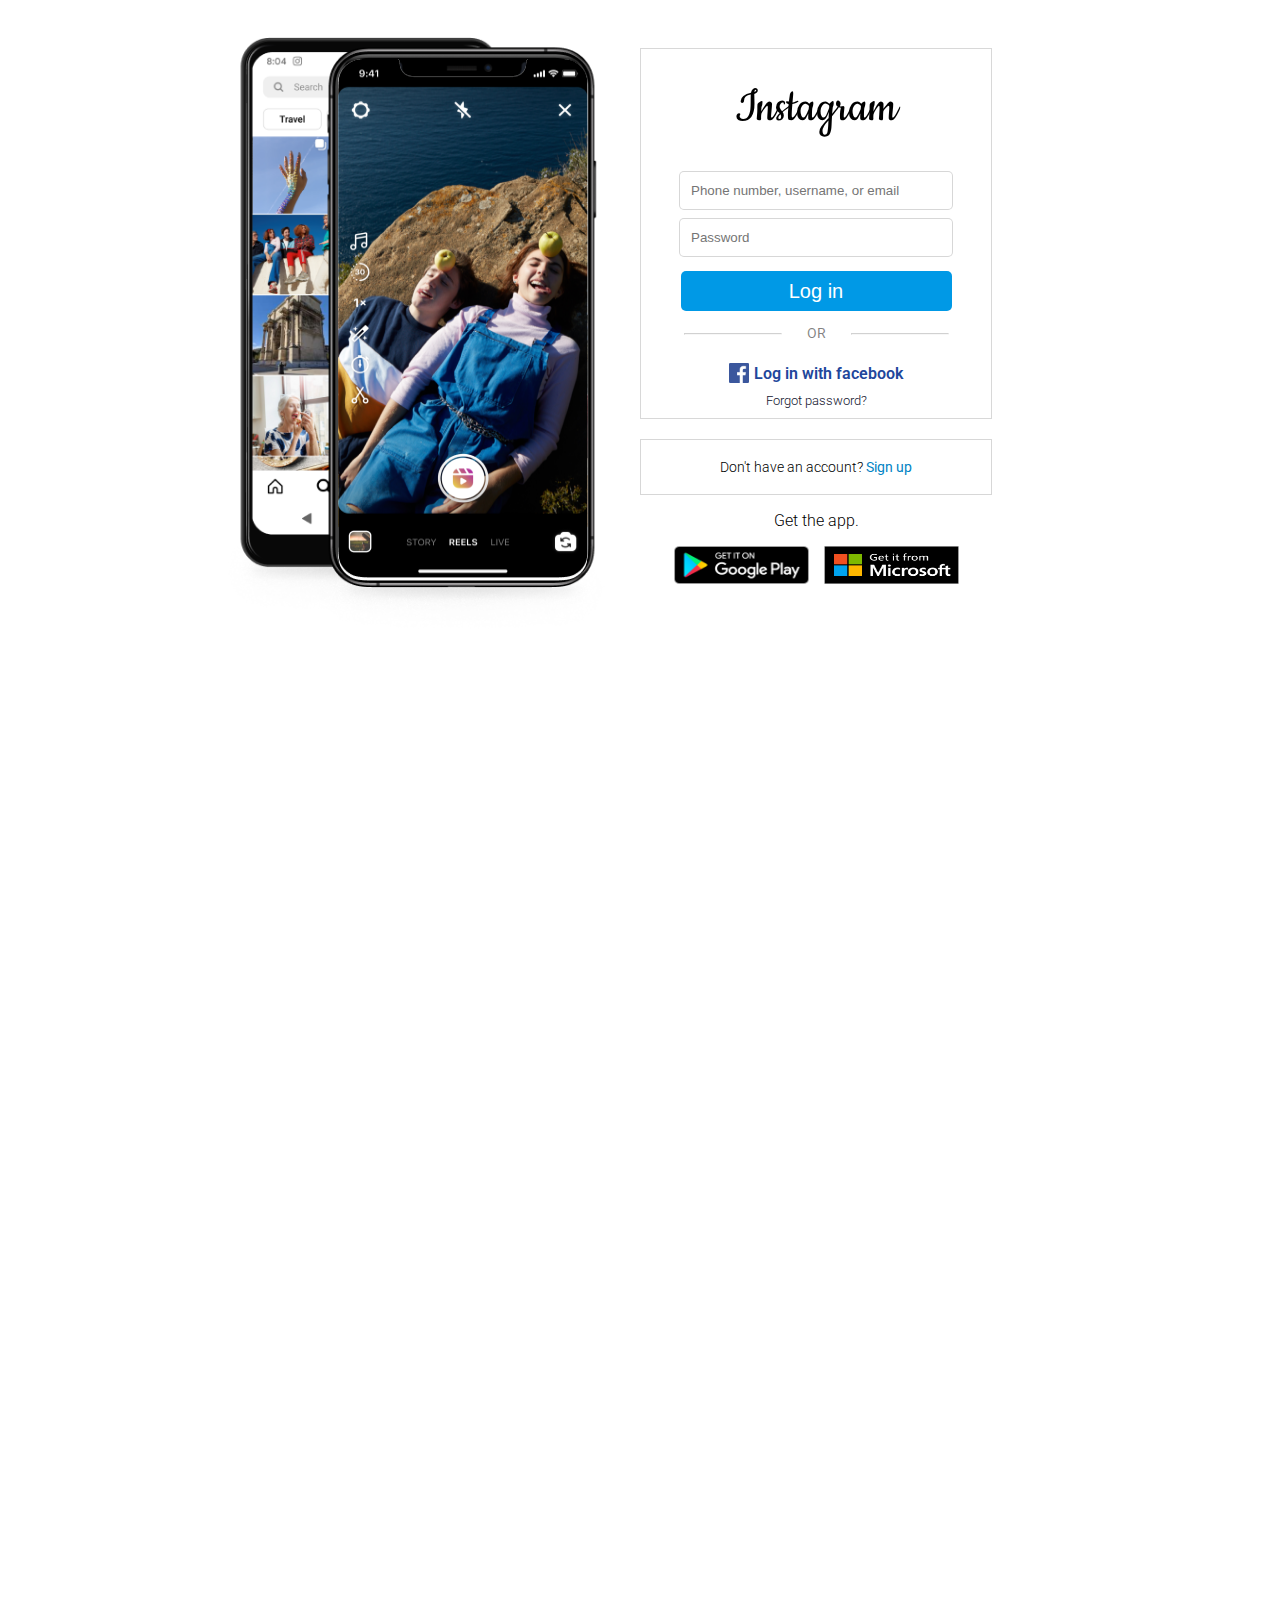
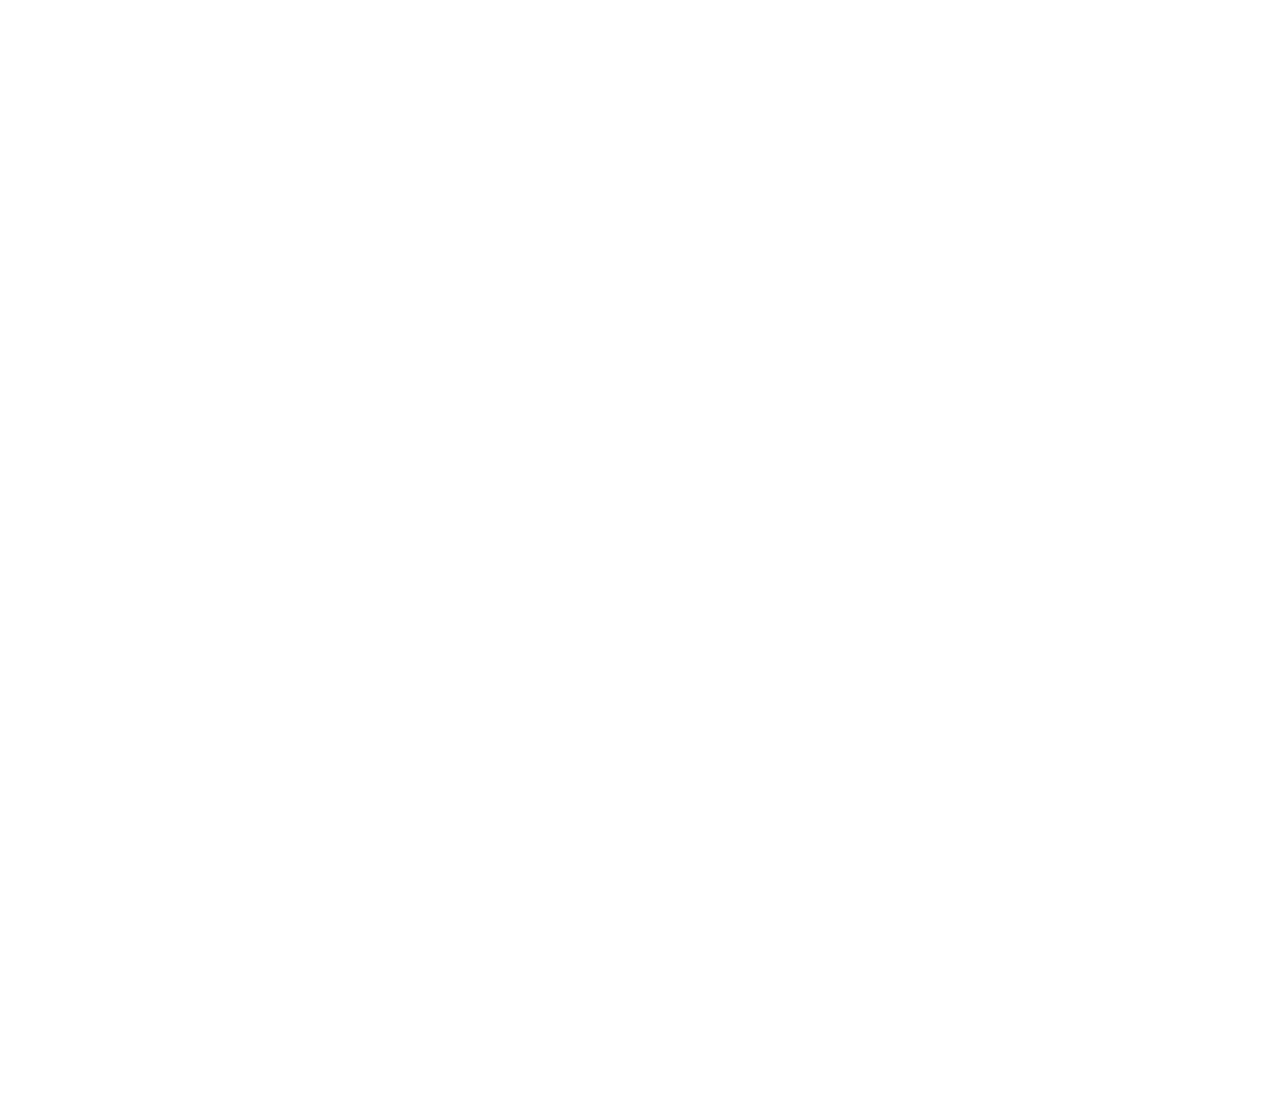
<file: index.html>
<!DOCTYPE html>
<html lang="en">
<head>
    <meta charset="UTF-8">
    <meta name="viewport" content="width=device-width, initial-scale=1.0">
    <title>Instagram</title>
    <link rel="stylesheet" href="style.css">
    <link rel="preconnect" href="https://fonts.googleapis.com">
    <link rel="preconnect" href="https://fonts.gstatic.com" crossorigin>
    <link href="https://fonts.googleapis.com/css2?family=Cookie&family=Lobster&display=swap" rel="stylesheet">
    <link rel="preconnect" href="https://fonts.googleapis.com">
<link rel="preconnect" href="https://fonts.gstatic.com" crossorigin>
<link href="https://fonts.googleapis.com/css2?family=Roboto:ital,wght@0,100;0,300;0,400;0,500;0,700;0,900;1,100;1,300;1,400;1,500;1,700;1,900&display=swap" rel="stylesheet">
</head>
<body>
    <div class="container">
        <div class="left">
            <img class="back" src="./photos/home-phones.png" alt="">
            <img class="change image1"src="./photos/screenshot1.png" alt="">
            <img class="change image1"src="./photos/screenshot2.png" alt="">
            <img class="change image1"src="./photos/screenshot3.png" alt="">
            <img class="change image1"src="./photos/screenshot4.png" alt="">
        </div>
        <div class="right">
            <div class="entry">
                <h1>Instagram</h1>
                <input title="user" type="text" placeholder="Phone number, username, or email" class="username">
                <input type="text" title="pass" placeholder="Password" class="password">
                <button>Log in</button>
                <div class="line">
                    <hr class="line1">
                    <span class="line2">OR</span>
                    <hr class="line1">
                </div>
                <div class="facebook">
                    <img src="./photos/facebook.png" alt="">
                    <div>Log in with facebook</div>
                </div>
                <div class="fp">Forgot password?</div>

            </div>
            <div class="signup">
                <p>Don't have an account? <a class=sign href="signup.html">Sign up</a></p>
            </div>
            <div class="getapp">
                <p>Get the app.</p>
                <div class="app">
                    <a title="googleplay" href="https://play.google.com/store/apps/details?id=com.instagram.android&referrer=ig_mid%3D65B4244D-6215-4B3C-BCBF-9F03047BAB3E%26utm_campaign%3DloginPage%26utm_content%3Dlo%26utm_source%3Dinstagramweb%26utm_medium%3Dbadge"><img src="./photos/googleplay.png" alt=""></a>
                    
                    <img src="./photos/appstore.png" alt="">
                </div>
            </div>
            
        </div>
    </div>

</body>
</html>
</file>
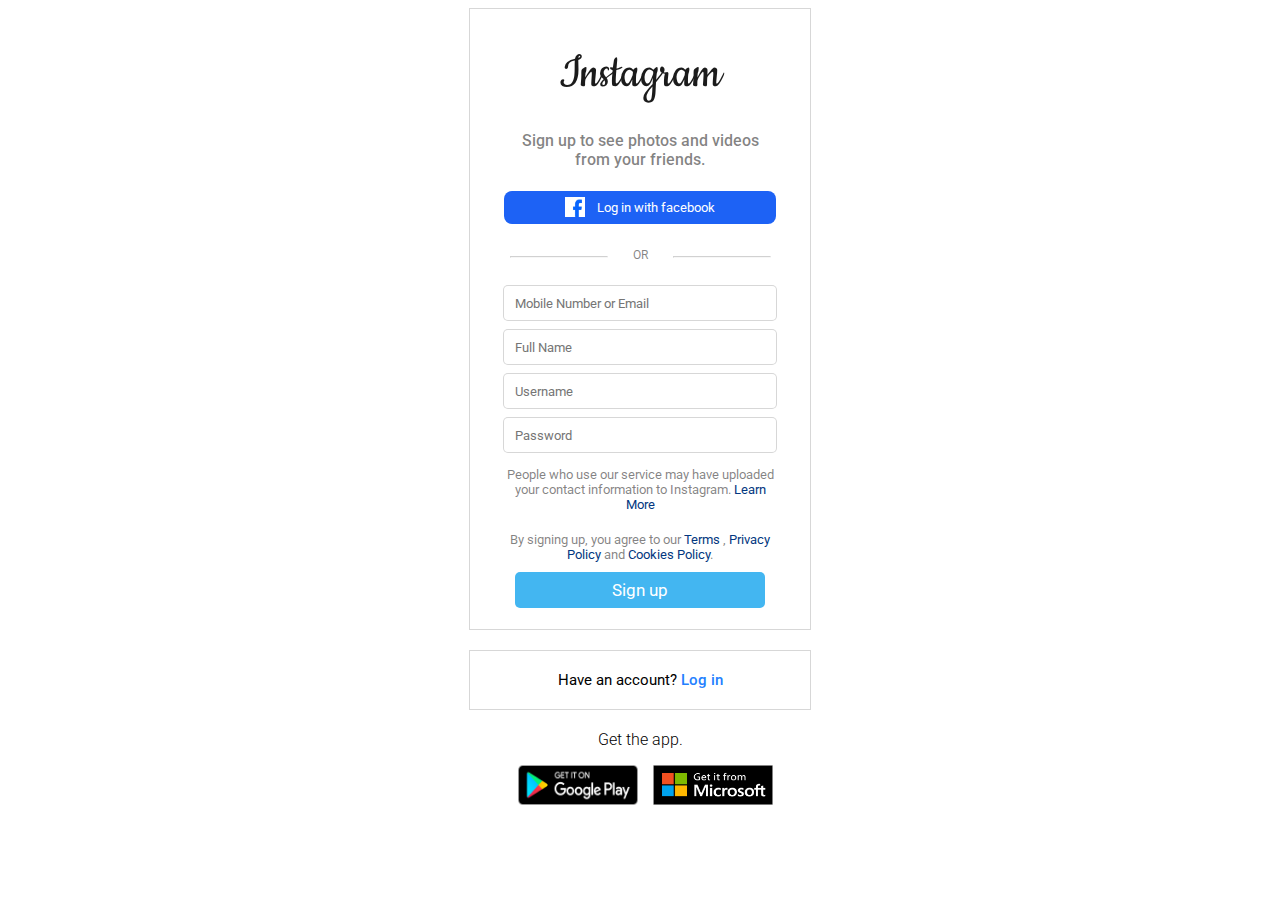
<file: signup.html>
<!DOCTYPE html>
<html lang="en">
<head>
    <meta charset="UTF-8">
    <meta name="viewport" content="width=device-width, initial-scale=1.0">
    <title>Sign</title>
    <link rel="stylesheet" href="signup.css">
    <link rel="preconnect" href="https://fonts.googleapis.com">
    <link rel="preconnect" href="https://fonts.gstatic.com" crossorigin>
    <link href="https://fonts.googleapis.com/css2?family=Cookie&family=Lobster&display=swap" rel="stylesheet">
    <link rel="preconnect" href="https://fonts.googleapis.com">
<link rel="preconnect" href="https://fonts.gstatic.com" crossorigin>
<link href="https://fonts.googleapis.com/css2?family=Roboto:ital,wght@0,100;0,300;0,400;0,500;0,700;0,900;1,100;1,300;1,400;1,500;1,700;1,900&display=swap" rel="stylesheet">
</head>
<body>
    <div class="container">
        <div class="signup">
            <div class="heading">Instagram</div>
            <div class="first-txt">Sign up to see photos and videos from your friends.</div>
            <button class="facebook"> <img src="./photos/whitefb.png" alt=""> Log in with facebook</button>
    
            <div class="line">
                <hr class="line1">
                <span class="line2">OR</span>
                <hr class="line1">
            </div>
            <input title="enter" type="text" name="mobile" placeholder="Mobile Number or Email" class="details">
            <input title="enter" type="text" name="Fullname" placeholder="Full Name" class="details">
            <input title="enter" type="text" name="username" placeholder="Username" class="details">
            <input title="enter" type="text" name="password" placeholder="Password" class="details">
            <div class="lm">
                People who use our service may have uploaded your contact information to Instagram. <a target="_blank" href="https://www.facebook.com/help/instagram/261704639352628">Learn More</a> 
            </div>
            <div class="policy">
                By signing up, you agree to our <a  href="https://help.instagram.com/581066165581870/?locale=en_US" target="_blank">Terms</a>  , <a target="_blank" href="https://www.facebook.com/privacy/policy">Privacy Policy</a> and <a target="_blank" href="https://privacycenter.instagram.com/policies/cookies/">Cookies Policy</a>.
            </div>

            <button id="signup">Sign up</button>
        </div>
        <div class="login">
            <p>Have an account? <a class=sign href="index.html">Log in</a></p>
        </div>
        <div class="getapp">
            <p>Get the app.</p>
            <div class="app">
                <a class="gplay" title="googleplay" href="https://play.google.com/store/apps/details?id=com.instagram.android&referrer=ig_mid%3D65B4244D-6215-4B3C-BCBF-9F03047BAB3E%26utm_campaign%3DloginPage%26utm_content%3Dlo%26utm_source%3Dinstagramweb%26utm_medium%3Dbadge"><img src="./photos/googleplay.png" alt=""></a>
                
                <img src="./photos/appstore.png" alt="">
            </div>
        </div>
    </div>
</body>
</html>
</file>
<file: style.css>
.container{
    display: flex;
    height: 90%;
    width: 920px;
    margin: auto;
}
.left{
    width: 460px;
    height: 90%;

}
.back{
    position: relative;
    top: 29px;
    left: 16px;
    z-index: 1;
    height: 600px;
    width: 440px;
}
.change:nth-child(2){
    position: relative;
    top: -554px;
    left: 158px;
    z-index: 10;
    height: 520px;
    width: 250px;
    animation: fade 12s infinite;
}
.change:nth-child(3){
    position: relative;
    top: -1075px;
    left: 158px;
    z-index: 10;
    height: 520px;
    width: 250px;
    animation: fade 12s infinite;
}
.change:nth-child(4){
    position: relative;
    bottom: 1600px;
    left: 158px;
    z-index: 10;
    height: 520px;
    width: 250px;
    animation: fade 12s infinite;
}
.change:nth-child(5){
    position: relative;
    top: -2126px;
    left: 158px;
    z-index: 10;
    height: 520px;
    width: 250px;
    animation: fade 12s infinite;
}
.change:nth-child(2) {
    animation-delay: 0s;
}
.change:nth-child(3) {
    animation-delay: 3s;
}
.change:nth-child(4) {
    animation-delay: 6s;
}
.change:nth-child(5) {
    animation-delay: 9s;
}
.right{
    width: 460px;
    height: 90%;
    margin-top: 40px;
    margin-right: 150px;
    margin-left: 20px;
    display: flex;
    flex-direction: column;
    justify-content: center;
    align-items: center;
}
.app img{
    height:38px;
    width: 135px;
}
.right .entry h1{
    font-family: "Cookie", cursive;
    font-weight: 500;
    font-style: normal;
    font-size: 52px;
    margin: auto;
    text-align: center;
    padding: 30px 0px;
}
.entry{
    display: flex;
    flex-direction: column;
    justify-content: center;
    align-items: center;
    border: 1px solid rgba(0, 0, 0, 0.152);
    width: 350px;
}
input{
    width: 250px;
    height: 15px;
    margin: 4px 15px;
    padding: 11px;
    border-radius: 5px;
    border: 1px solid rgba(0, 0, 0, 0.156);
}
button{
    background-color: #0099e6;
    border: none;
    color: white;
    width: 271px;
    height: 40px;
    margin: -6px 10px;
    padding: 7px;
    margin-top: 10px;
    border-radius: 5px;
    font-size: 20px;
}
.line1{
    width: 96px;
    height: 0.1px;
    opacity: 0.45;
}
.line{
    display: flex;
    justify-content: space-around;
    gap: 25px;
    margin-top:20px;
}
.line2{
    font-family: "Roboto", sans-serif;
    color: rgba(22, 21, 21, 0.537);
    font-size: 14px;
}
.facebook img{
    height: 20px;
    width: 20px;
}
.facebook{
    display: flex;
    justify-content: center;
    align-items: center;
    gap: 5px;
    margin-top:20px; 
}
.facebook div{
    font-family: "Roboto", sans-serif;
    font-weight: 600;
    font-style: normal;
    color: #21469b;
    
}
.fp{
    font-family: "Roboto",sans-serif;
    font-weight: 300;
    font-style: normal;
    font-size: small;
    margin: 10px;
    color: rgb(18, 20, 45);
}
.entry h1:hover{
    cursor: pointer;
}
.facebook:hover{
    cursor: pointer;
}
.fp:hover{
    cursor: pointer;
}
.signup{
    border: 1px solid rgba(0, 0, 0, 0.155);
    width: 340px;
    margin-top: 20px;
    display: flex;
    justify-content: center;
    align-items: center;
    font-family: "Roboto", sans-serif;
    padding: 5px;
    font-weight: 300;
    font-size: 14px;
}
.sign{
    color: #0083c4;
    text-decoration: none;
    font-weight: 400;
}
.getapp{
    font-family: "Roboto",sans-serif;
    text-align: center;
    font-weight: 300;
}
.app{
    display: flex;
    justify-content: space-around;
    width: 300px;
}
@keyframes fade{
    0% { opacity: 0; }
    25% { opacity: 1; }
    50% { opacity: 0; }
    100% { opacity: 0; }
}
@media (max-width:900px) {
    .left{
        display: none;
    }
    .right{
        margin: auto;
    }
}
.app:hover{
    cursor: pointer;
}
</file>
<file: signup.css>
*{
    font-family: "Roboto", sans-serif;
}
.signup{
    width: min(100vh, 340px);
    height: 620px;
    display: flex;
    flex-direction: column;
    justify-content: center;
    align-items: center;
    margin: auto;
    border: 1px solid rgba(0, 0, 0, 0.155);
}
.getapp{
    font-family: "Roboto",sans-serif;
    text-align: center;
    font-weight: 300;
    width: min(340px,100vh);
    margin: 20px auto;
    text-align: center;
}
.app{
    display: flex;
    justify-content: center;
    width: 300px;
    text-align: center;
    gap: 5px;
    margin: auto;
}
.app img{
    width: 120px;
    height: 40px;
}
.facebook img{
    height: 20px;
    width: 20px;
}
.heading{
    font-family: "Cookie", cursive;
    font-weight: 500;
    font-style: normal;
    font-size: 52px;
    margin:15px;
    text-align: center;
    padding: 0px 0px;
    color: rgb(27, 27, 27);
}
.first-txt{
    margin: 13px 22px;
    padding: 0px 28px;
    text-align: center;
    color: rgba(22, 21, 21, 0.537);
    font-weight: 500;
}
.facebook{
    display: flex;
    justify-content: center;
    align-items: center;
    height: 33px;
    width: 80%;
    gap: 12px;
    margin: 9px;
    color: white;
    background-color: #1d62f5;
    border-radius: 8px;
    border: none;
}
.line1{
    width: 96px;
    height: 0.1px;
    opacity: 0.45;
}
.line{
    display: flex;
    justify-content: space-around;
    gap: 25px;
    margin:15px;
}
.line2{
    font-family: "Roboto", sans-serif;
    color: rgba(22, 21, 21, 0.537);
    font-size: 12px;
}
input{
    width: 250px;
    height: 12px;
    margin: 4px 15px;
    padding: 11px;
    border-radius: 5px;
    border: 1px solid rgba(0, 0, 0, 0.156);
}
.signup a{
    color: #033780;
    text-decoration: none;
}
.lm{
    font-size: smaller;
    text-align: center;
    color: rgba(22, 21, 21, 0.537);
    padding: 8px 26px;
    margin: 2px 3px;
}
.policy{
    font-size: smaller;
    text-align: center;
    color: rgba(22, 21, 21, 0.537);
    padding: 8px 26px;
    margin: 2px 3px;
}
#signup{
    background-color: #43b6f1;
    border: none;
    color: white;
    border-radius: 5px;
    font-size: 17px;
    padding: 8px 20px;
    width: min(250px, 100%);

}
a:hover{
    cursor: pointer;
}
.login{
    font-size: 15px;
    text-align: center;
    width: min(316px, 100%);
    border: 1px solid rgba(0, 0, 0, 0.155);
    margin: 20px auto;
    padding: 5px 12px;
}
.gplay{
    width: 140px;
    height: 40px;
}
.login a{
    color: #237fff;
    text-decoration: none;
    font-weight: 500;
}
</file>
